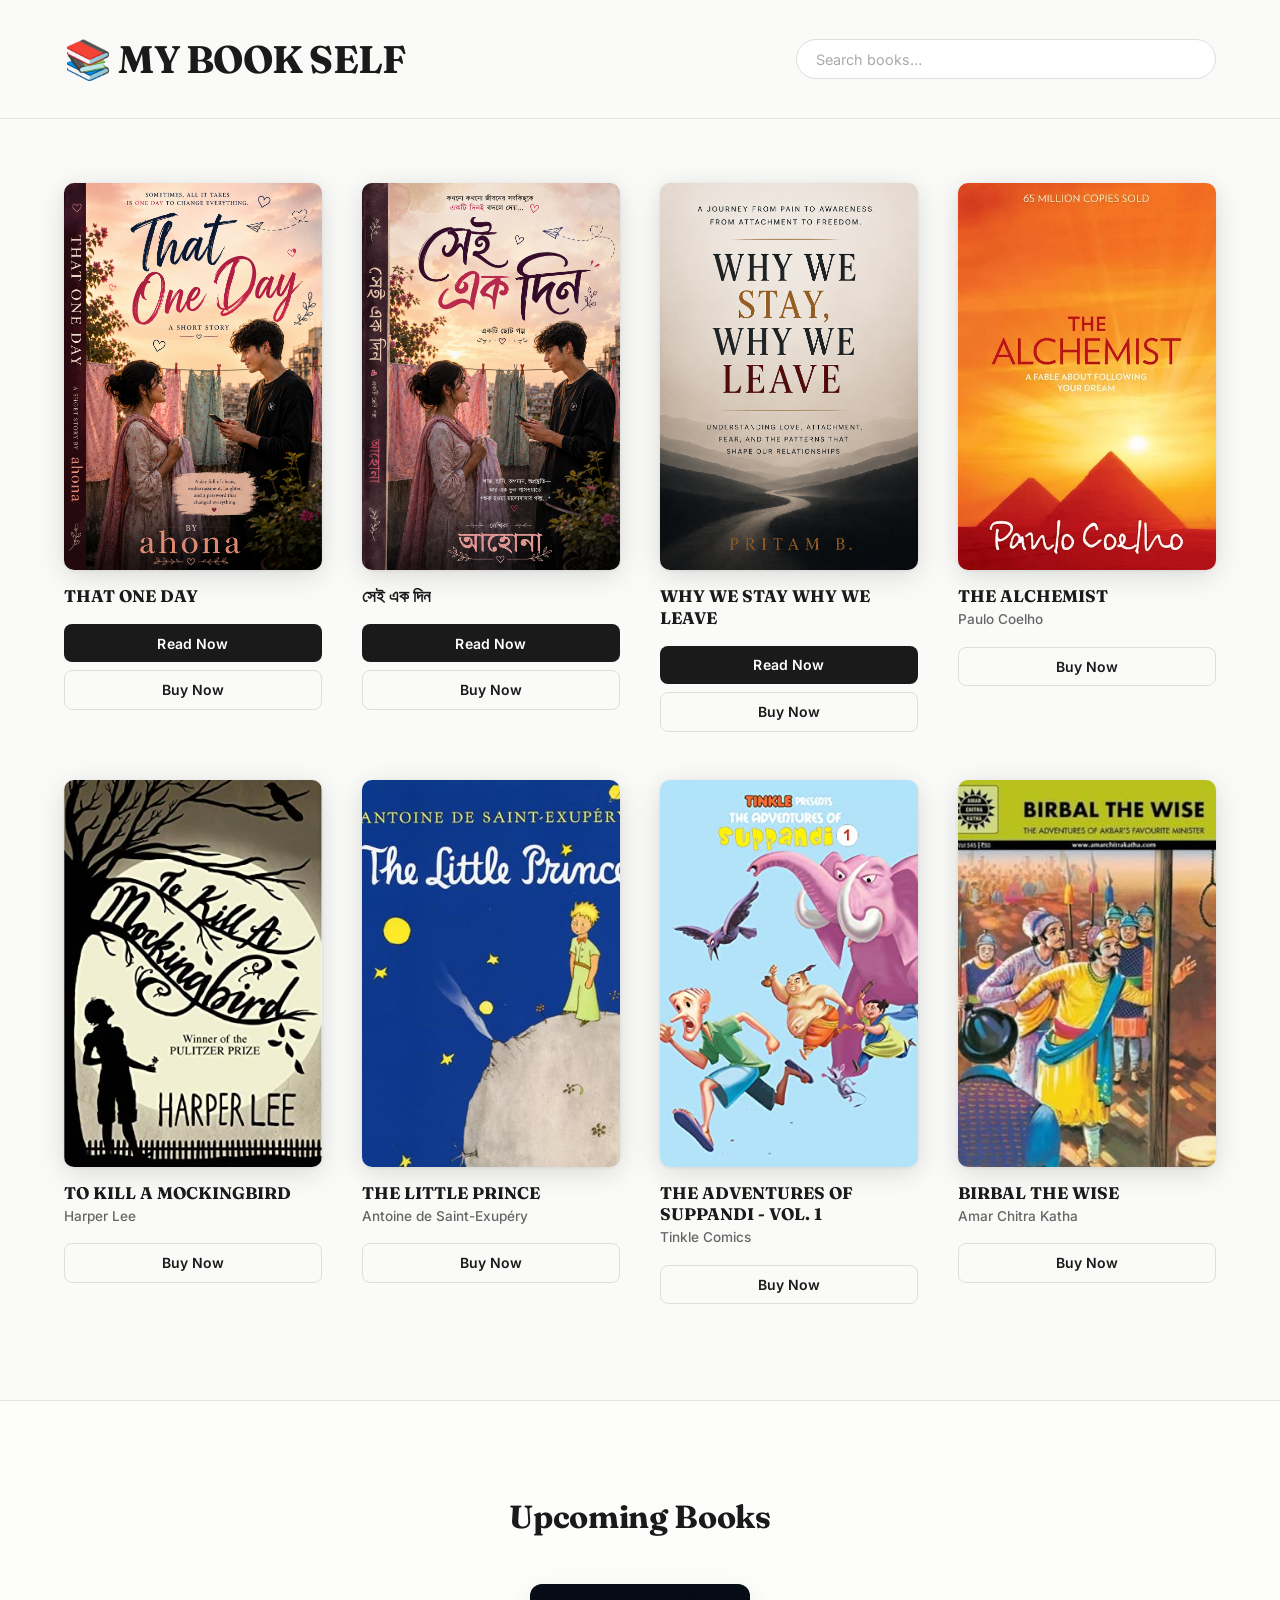
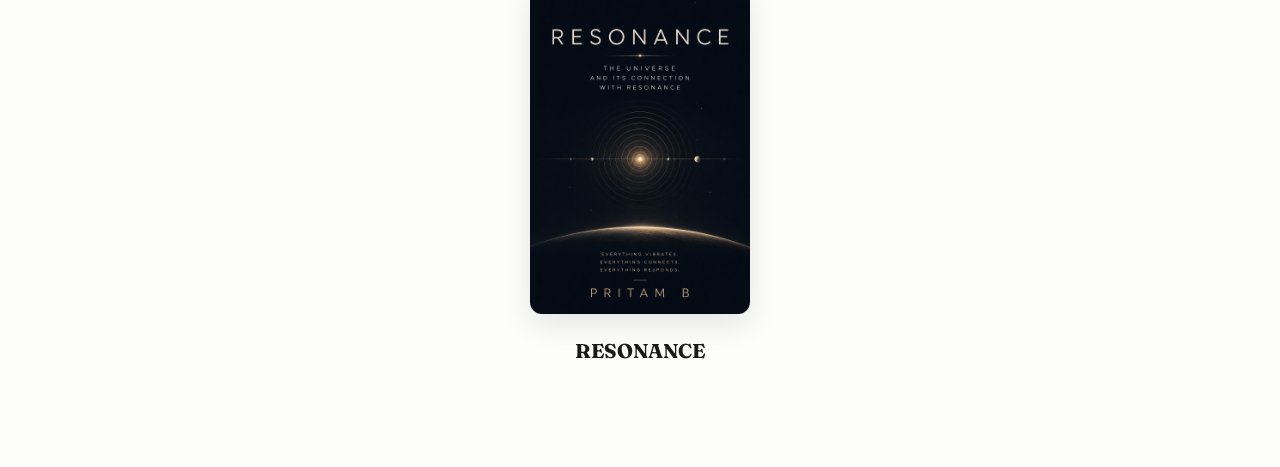
<file: index.html>
<!DOCTYPE html>
<html lang="en">
<head>
    <meta charset="UTF-8">
    <meta name="viewport" content="width=device-width, initial-scale=1.0">
    <title>📚 MY BOOK SELF</title>
    <meta name="description" content="My personal book collection.">
    <link rel="preconnect" href="https://fonts.googleapis.com">
    <link rel="preconnect" href="https://fonts.gstatic.com" crossorigin>
    <link href="https://fonts.googleapis.com/css2?family=Fraunces:ital,wght@0,700;1,700&family=Inter:wght@400;500;600&display=swap" rel="stylesheet">
    <link rel="stylesheet" href="style.css">
</head>
<body>

    <header>
        <h1>📚 MY BOOK SELF</h1>
        <div class="search">
            <input type="text" id="searchInput" placeholder="Search books…" autocomplete="off">
        </div>
    </header>

    <main id="bookGrid"></main>

    <section class="upcoming-section">
        <h2 class="section-title">Upcoming Books</h2>
        <div class="upcoming-grid">
            <!-- Book 1 -->
            <div class="upcoming-card">
                <div class="upcoming-cover">
                    <img src="resonance.png" alt="Resonance Book Cover">
                </div>
                <h3 class="upcoming-title">RESONANCE</h3>
            </div>
        </div>
    </section>

    <div id="emptyState" class="empty" style="display:none;">
        <p>No books found.</p>
    </div>

    <script src="script.js"></script>
</body>
</html>
</file>
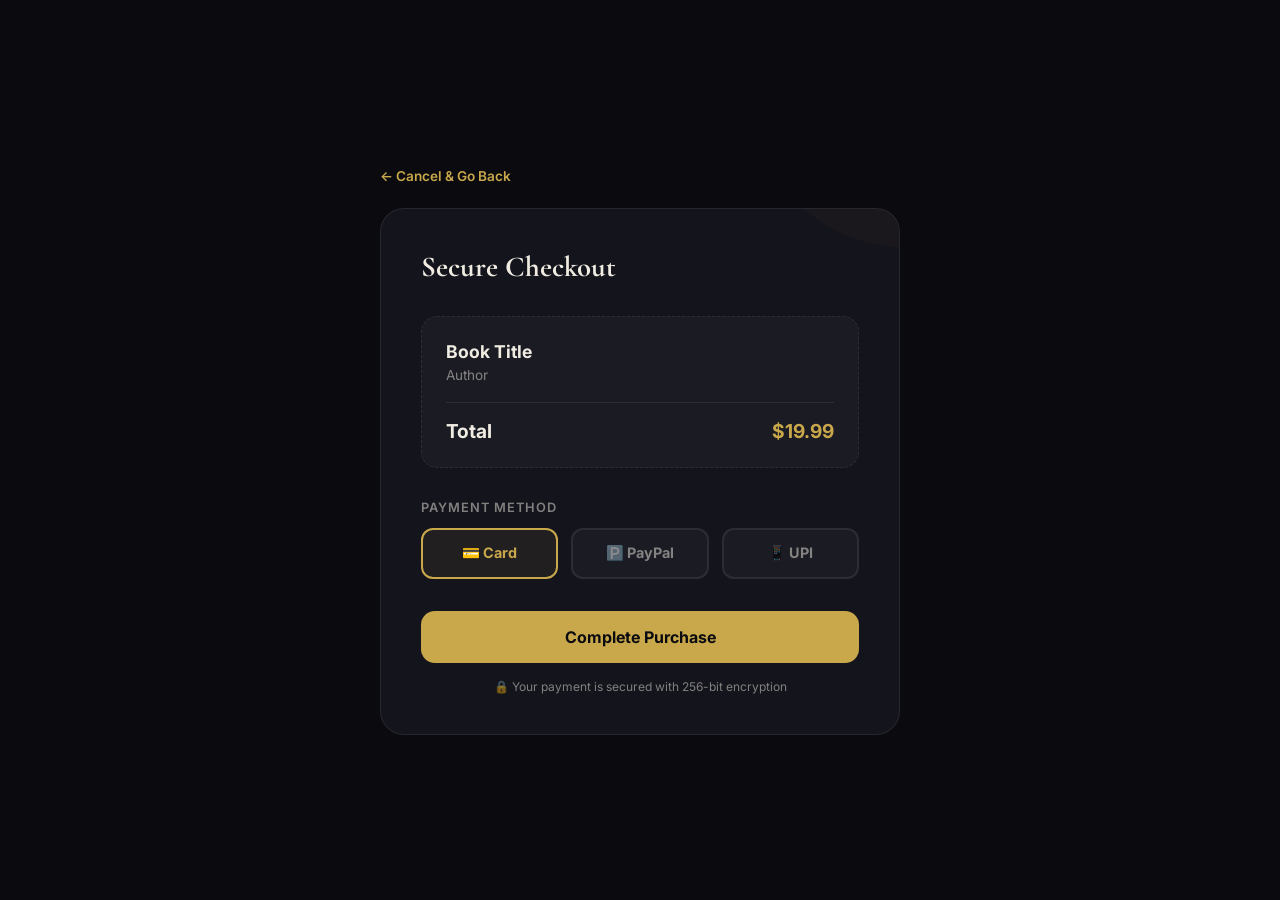
<file: checkout.html>
<!DOCTYPE html>
<html lang="en">
<head>
    <meta charset="UTF-8">
    <meta name="viewport" content="width=device-width, initial-scale=1.0">
    <title>Checkout | MY BOOK SELF</title>
    <link rel="preconnect" href="https://fonts.googleapis.com">
    <link href="https://fonts.googleapis.com/css2?family=Cormorant+Garamond:wght@600;700&family=Inter:wght@400;500;600;700&display=swap" rel="stylesheet">
    <style>
        :root {
            --bg: #0a0a0f; --surface: #14141c; --border: rgba(255,255,255,0.08);
            --accent: #c9a84c; --accent-glow: rgba(201,168,76,0.25);
            --text: #f0ece2; --text-dim: rgba(240,236,226,0.5);
            --danger: #e74c5e; --success: #4ade80;
        }
        * { margin: 0; padding: 0; box-sizing: border-box; }
        body {
            font-family: 'Inter', system-ui, sans-serif;
            background: var(--bg); color: var(--text);
            min-height: 100vh; display: flex; align-items: center; justify-content: center;
            padding: 2rem;
        }
        .checkout-wrap { width: 100%; max-width: 520px; }
        .back-link {
            display: inline-flex; align-items: center; gap: 0.4rem;
            color: var(--accent); text-decoration: none; font-weight: 600;
            font-size: 0.85rem; margin-bottom: 1.5rem; transition: opacity 0.2s;
        }
        .back-link:hover { opacity: 0.7; }
        .checkout-card {
            background: var(--surface); border: 1px solid var(--border);
            border-radius: 24px; padding: 2.5rem; position: relative; overflow: hidden;
        }
        .checkout-card::before {
            content: ''; position: absolute; top: -50%; right: -30%;
            width: 300px; height: 300px; border-radius: 50%;
            background: var(--accent); opacity: 0.03; pointer-events: none;
        }
        .checkout-title {
            font-family: 'Cormorant Garamond', serif; font-size: 1.8rem;
            font-weight: 700; margin-bottom: 2rem;
        }
        .order-box {
            background: rgba(255,255,255,0.03); border: 1px dashed var(--border);
            border-radius: 16px; padding: 1.5rem; margin-bottom: 2rem;
        }
        .order-book { font-weight: 700; font-size: 1.1rem; margin-bottom: 0.3rem; }
        .order-author { color: var(--text-dim); font-size: 0.85rem; margin-bottom: 1.2rem; }
        .order-total {
            display: flex; justify-content: space-between; align-items: center;
            border-top: 1px solid var(--border); padding-top: 1rem;
            font-weight: 700; font-size: 1.2rem;
        }
        .order-total .price { color: var(--accent); }
        .payment-label { font-weight: 600; color: var(--text-dim); font-size: 0.8rem;
            text-transform: uppercase; letter-spacing: 1px; margin-bottom: 0.8rem; }
        .pay-options { display: flex; gap: 0.8rem; margin-bottom: 2rem; }
        .pay-opt {
            flex: 1; padding: 0.9rem; text-align: center; font-weight: 700;
            border-radius: 12px; cursor: pointer; transition: all 0.2s;
            font-size: 0.9rem; border: 2px solid var(--border);
            background: rgba(255,255,255,0.03); color: var(--text-dim);
        }
        .pay-opt.selected { border-color: var(--accent); color: var(--accent); background: rgba(201,168,76,0.08); }
        .pay-opt:hover { border-color: rgba(255,255,255,0.2); }
        .pay-btn {
            width: 100%; padding: 1rem; border: none; border-radius: 14px;
            background: var(--accent); color: var(--bg); font-weight: 700;
            font-size: 1rem; cursor: pointer; transition: all 0.3s;
            font-family: inherit;
        }
        .pay-btn:hover { box-shadow: 0 10px 30px var(--accent-glow); transform: translateY(-2px); }
        .secure-note {
            text-align: center; margin-top: 1rem; font-size: 0.75rem;
            color: var(--text-dim);
        }
        @media (max-width: 480px) {
            body { padding: 1rem; }
            .checkout-card { padding: 1.5rem; border-radius: 18px; }
        }
    </style>
</head>
<body>
    <div class="checkout-wrap">
        <a href="index.html" class="back-link">← Cancel & Go Back</a>
        <div class="checkout-card">
            <h1 class="checkout-title">Secure Checkout</h1>
            <div class="order-box">
                <p class="order-book" id="bookTitle">Book Title</p>
                <p class="order-author" id="bookAuthor">Author</p>
                <div class="order-total">
                    <span>Total</span>
                    <span class="price">$19.99</span>
                </div>
            </div>
            <p class="payment-label">Payment Method</p>
            <div class="pay-options">
                <div class="pay-opt selected" onclick="selectPay(this)">💳 Card</div>
                <div class="pay-opt" onclick="selectPay(this)">🅿️ PayPal</div>
                <div class="pay-opt" onclick="selectPay(this)">📱 UPI</div>
            </div>
            <button class="pay-btn" onclick="completePurchase()">Complete Purchase</button>
            <p class="secure-note">🔒 Your payment is secured with 256-bit encryption</p>
        </div>
    </div>
    <script>
        const params = new URLSearchParams(window.location.search);
        if (params.get('title')) document.getElementById('bookTitle').textContent = decodeURIComponent(params.get('title'));
        if (params.get('author')) document.getElementById('bookAuthor').textContent = decodeURIComponent(params.get('author'));
        function selectPay(el) {
            document.querySelectorAll('.pay-opt').forEach(o => o.classList.remove('selected'));
            el.classList.add('selected');
        }
        function completePurchase() {
            alert('Thank you for your purchase! 🎉');
            window.location.href = 'index.html';
        }
    </script>
</body>
</html>
</file>
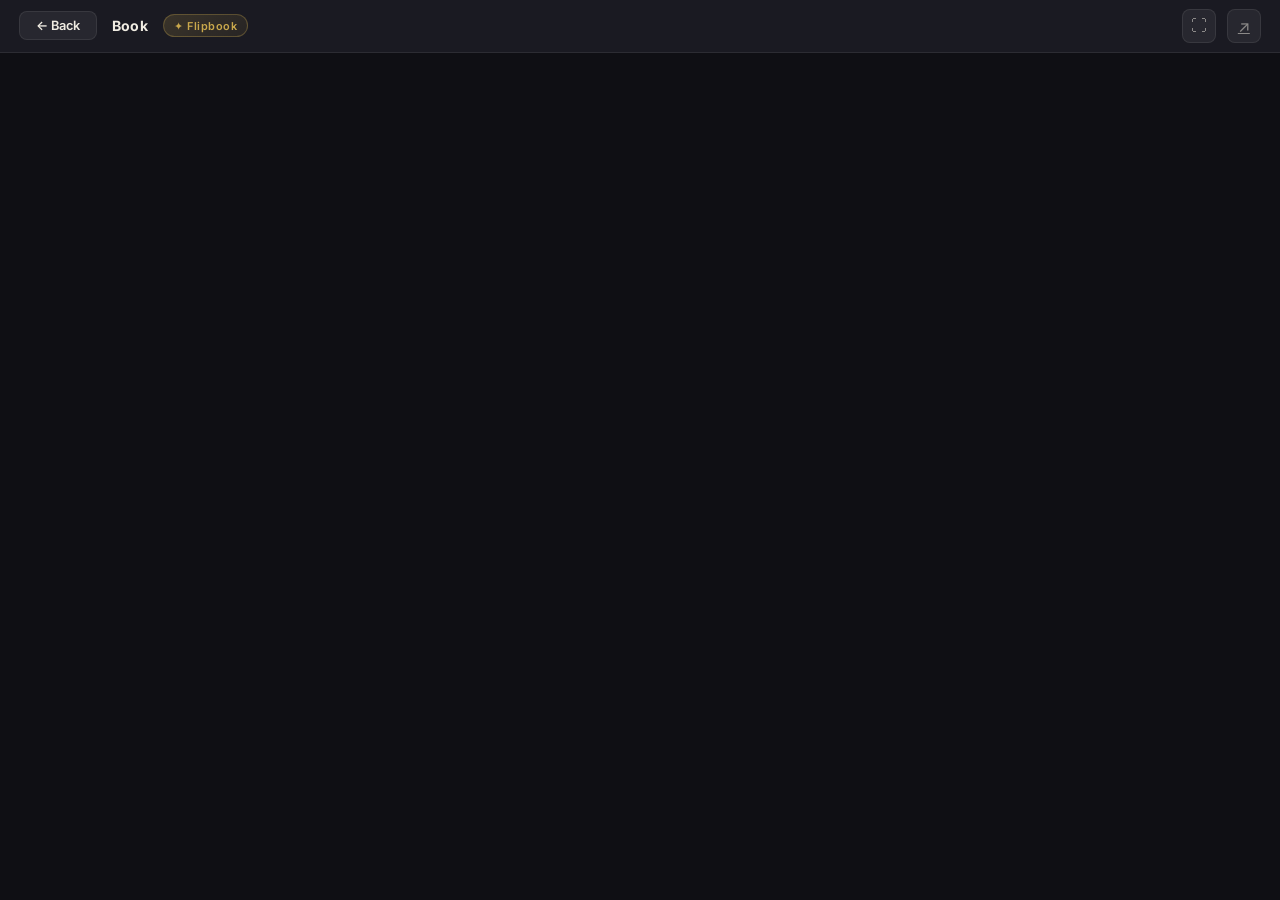
<file: reader.html>
<!DOCTYPE html>
<html lang="en">
<head>
    <meta charset="UTF-8">
    <meta name="viewport" content="width=device-width, initial-scale=1.0, maximum-scale=1.0, user-scalable=no">
    <title>Reader | MY BOOK SELF</title>
    <link rel="preconnect" href="https://fonts.googleapis.com">
    <link href="https://fonts.googleapis.com/css2?family=Inter:wght@400;500;600;700&display=swap" rel="stylesheet">
    <style>
        * { margin: 0; padding: 0; box-sizing: border-box; }
        :root {
            --bg: #0f0f14;
            --surface: #1a1a22;
            --border: rgba(255,255,255,0.08);
            --accent: #c9a84c;
            --accent-glow: rgba(201,168,76,0.25);
            --text: #f0ece2;
            --text-dim: rgba(240,236,226,0.5);
        }

        html, body {
            height: 100%; width: 100%;
            overflow: hidden;
            font-family: 'Inter', system-ui, sans-serif;
            background: var(--bg);
            color: var(--text);
        }

        /* ── Layout ── */
        .app-shell {
            display: flex;
            flex-direction: column;
            height: 100vh;
            width: 100vw;
        }

        /* ── Top Bar ── */
        .topbar {
            display: flex;
            align-items: center;
            justify-content: space-between;
            padding: 0.55rem 1.2rem;
            background: var(--surface);
            border-bottom: 1px solid var(--border);
            z-index: 50;
            flex-shrink: 0;
            gap: 1rem;
        }
        .topbar-left { display: flex; align-items: center; gap: 0.9rem; }
        .back-btn {
            background: rgba(255,255,255,0.06);
            border: 1px solid var(--border);
            color: var(--text);
            padding: 0.38rem 1rem;
            border-radius: 8px;
            cursor: pointer;
            font-size: 0.8rem;
            font-weight: 600;
            transition: border-color 0.2s, color 0.2s;
            text-decoration: none;
            font-family: inherit;
            white-space: nowrap;
        }
        .back-btn:hover { border-color: var(--accent); color: var(--accent); }

        .topbar-title {
            font-weight: 700;
            font-size: 0.88rem;
            letter-spacing: 0.4px;
            white-space: nowrap;
            overflow: hidden;
            text-overflow: ellipsis;
            max-width: 280px;
        }
        .topbar-badge {
            font-size: 0.68rem;
            font-weight: 600;
            padding: 0.22rem 0.65rem;
            border-radius: 20px;
            background: linear-gradient(135deg, rgba(201,168,76,0.18), rgba(201,168,76,0.08));
            border: 1px solid rgba(201,168,76,0.3);
            color: var(--accent);
            letter-spacing: 0.5px;
            white-space: nowrap;
        }
        .topbar-right { display: flex; align-items: center; gap: 0.65rem; flex-shrink: 0; }

        .tool-btn {
            background: rgba(255,255,255,0.06);
            border: 1px solid var(--border);
            color: var(--text-dim);
            width: 34px; height: 34px;
            border-radius: 8px;
            cursor: pointer;
            font-size: 1rem;
            display: flex; align-items: center; justify-content: center;
            transition: color 0.2s, border-color 0.2s, background 0.2s;
        }
        .tool-btn:hover { color: var(--accent); border-color: var(--accent); }
        .tool-btn.active {
            background: var(--accent);
            color: var(--bg);
            border-color: var(--accent);
        }

        /* ── Flipbook Frame ── */
        .flipbook-stage {
            flex: 1;
            position: relative;
            background: var(--bg);
            overflow: hidden;
        }

        #flipbookFrame {
            position: absolute;
            inset: 0;
            width: 100%;
            height: 100%;
            border: none;
            display: block;
        }

        /* ── Loading Splash ── */
        .frame-loader {
            position: absolute;
            inset: 0;
            display: flex;
            flex-direction: column;
            align-items: center;
            justify-content: center;
            gap: 1.4rem;
            background: var(--bg);
            z-index: 10;
            transition: opacity 0.5s ease;
        }
        .frame-loader.hidden { opacity: 0; pointer-events: none; }

        .loader-book {
            font-size: 3.5rem;
            animation: float 2s ease-in-out infinite;
        }
        @keyframes float {
            0%, 100% { transform: translateY(0px); }
            50% { transform: translateY(-10px); }
        }

        .loader-ring {
            width: 44px; height: 44px;
            border: 3px solid var(--border);
            border-top-color: var(--accent);
            border-radius: 50%;
            animation: spin 0.75s linear infinite;
        }
        @keyframes spin { to { transform: rotate(360deg); } }

        .loader-text {
            color: var(--text-dim);
            font-size: 0.88rem;
            font-weight: 500;
            letter-spacing: 0.3px;
        }
        .loader-subtext {
            color: rgba(240,236,226,0.3);
            font-size: 0.72rem;
            margin-top: -0.8rem;
        }

        /* ── Fallback Banner ── */
        .fallback-banner {
            display: none;
            position: absolute;
            inset: 0;
            flex-direction: column;
            align-items: center;
            justify-content: center;
            gap: 1.2rem;
            background: var(--bg);
            z-index: 20;
            padding: 2rem;
            text-align: center;
        }
        .fallback-banner.show { display: flex; }
        .fallback-banner h3 { font-size: 1.1rem; color: var(--text); }
        .fallback-banner p { color: var(--text-dim); font-size: 0.85rem; line-height: 1.6; max-width: 360px; }
        .open-external-btn {
            display: inline-flex; align-items: center; gap: 0.5rem;
            padding: 0.7rem 1.6rem;
            background: linear-gradient(135deg, var(--accent), #e8c46a);
            color: #0f0f14;
            border: none; border-radius: 10px;
            font-weight: 700; font-size: 0.85rem;
            cursor: pointer; text-decoration: none;
            font-family: inherit;
            transition: opacity 0.2s, transform 0.2s;
        }
        .open-external-btn:hover { opacity: 0.9; transform: translateY(-1px); }

        /* ── Mobile ── */
        @media (max-width: 480px) {
            .topbar { padding: 0.45rem 0.8rem; gap: 0.6rem; }
            .topbar-title { font-size: 0.78rem; max-width: 160px; }
            .topbar-badge { display: none; }
            .tool-btn { width: 30px; height: 30px; font-size: 0.85rem; }
        }
    </style>
</head>
<body>

<div class="app-shell">

    <!-- Top Bar -->
    <div class="topbar">
        <div class="topbar-left">
            <a href="index.html" class="back-btn" id="backBtn">← Back</a>
            <span class="topbar-title" id="topbarTitle">Book</span>
            <span class="topbar-badge">✦ Flipbook</span>
        </div>
        <div class="topbar-right">
            <button class="tool-btn" id="fullscreenBtn" title="Fullscreen">⛶</button>
            <a class="tool-btn" id="externalBtn" title="Open in new tab" target="_blank" rel="noopener">↗</a>
        </div>
    </div>

    <!-- Flipbook Stage -->
    <div class="flipbook-stage" id="flipbookStage">

        <!-- Loading Splash -->
        <div class="frame-loader" id="frameLoader">
            <div class="loader-book">📖</div>
            <div class="loader-ring"></div>
            <p class="loader-text">Opening your flipbook…</p>
            <p class="loader-subtext">Powered by HeyZine</p>
        </div>

        <!-- Fallback (shown if iframe blocked) -->
        <div class="fallback-banner" id="fallbackBanner">
            <div style="font-size:2.5rem">📚</div>
            <h3>Open Flipbook</h3>
            <p>Your browser has blocked the embedded flipbook. Click below to read it in a new tab for the best experience.</p>
            <a class="open-external-btn" id="fallbackLink" href="#" target="_blank" rel="noopener">
                🔗 Open Flipbook
            </a>
        </div>

        <!-- HeyZine iframe -->
        <iframe
            id="flipbookFrame"
            title="Book Flipbook"
            allowfullscreen
            allow="fullscreen; clipboard-write"
            loading="eager"
        ></iframe>

    </div>
</div>

<script>
    // ── Read URL params ──
    const params = new URLSearchParams(window.location.search);
    const title   = decodeURIComponent(params.get('title')  || 'Book');
    const author  = decodeURIComponent(params.get('author') || '');
    const flipUrl = decodeURIComponent(params.get('flip')   || 'https://heyzine.com/flip-book/05d20dcb10.html');

    // ── Populate topbar ──
    document.getElementById('topbarTitle').textContent = title + (author ? ` — ${author}` : '');
    document.title = `${title} | MY BOOK SELF`;

    // ── Set external link ──
    document.getElementById('externalBtn').href = flipUrl;
    document.getElementById('fallbackLink').href = flipUrl;

    // ── Load iframe ──
    const frame  = document.getElementById('flipbookFrame');
    const loader = document.getElementById('frameLoader');
    const fallback = document.getElementById('fallbackBanner');

    frame.src = flipUrl;

    // Hide loader when frame loads
    frame.addEventListener('load', () => {
        setTimeout(() => loader.classList.add('hidden'), 600);
    });

    // Safety timeout — if frame didn't fire load in 12s, show fallback hint
    const safetyTimer = setTimeout(() => {
        // Only show fallback if loader is still visible
        if (!loader.classList.contains('hidden')) {
            loader.classList.add('hidden');
            fallback.classList.add('show');
        }
    }, 12000);

    frame.addEventListener('load', () => clearTimeout(safetyTimer));

    // ── Fullscreen ──
    document.getElementById('fullscreenBtn').addEventListener('click', () => {
        const stage = document.getElementById('flipbookStage');
        if (!document.fullscreenElement) {
            (stage.requestFullscreen || stage.webkitRequestFullscreen).call(stage);
        } else {
            (document.exitFullscreen || document.webkitExitFullscreen).call(document);
        }
    });

    document.addEventListener('fullscreenchange', () => {
        const btn = document.getElementById('fullscreenBtn');
        btn.classList.toggle('active', !!document.fullscreenElement);
        btn.title = document.fullscreenElement ? 'Exit Fullscreen' : 'Fullscreen';
    });

    // ── Keyboard shortcuts ──
    document.addEventListener('keydown', (e) => {
        if (e.key === 'Escape' && !document.fullscreenElement) {
            window.location.href = 'index.html';
        }
        if (e.key === 'F11') {
            e.preventDefault();
            document.getElementById('fullscreenBtn').click();
        }
    });
</script>

</body>
</html>
</file>
<file: style.css>
@import url('https://fonts.googleapis.com/css2?family=Fraunces:ital,wght@0,700;1,700&family=Inter:wght@400;500;600&display=swap');

*, *::before, *::after {
    margin: 0; padding: 0; box-sizing: border-box;
}

html { font-size: 16px; scroll-behavior: smooth; }

body {
    font-family: 'Inter', system-ui, sans-serif;
    background: #fafaf8;
    color: #1a1a1a;
    min-height: 100vh;
    -webkit-font-smoothing: antialiased;
}

/* ── Header ── */
header {
    display: flex;
    align-items: center;
    justify-content: space-between;
    gap: 2rem;
    padding: 2.2rem 5vw;
    border-bottom: 1px solid #e8e6e0;
    background: #fafaf8;
    position: sticky;
    top: 0;
    z-index: 100;
}

header h1 {
    font-family: 'Fraunces', Georgia, serif;
    font-size: clamp(1.6rem, 3.5vw, 2.4rem);
    font-weight: 700;
    color: #1a1a1a;
    white-space: nowrap;
    letter-spacing: -0.02em;
}

/* ── Search ── */
.search {
    flex: 1;
    max-width: 420px;
    margin-left: auto;
}

.search input {
    width: 100%;
    padding: 0.65rem 1.2rem;
    border: 1.5px solid #ddd;
    border-radius: 50px;
    font-size: 0.9rem;
    font-family: 'Inter', sans-serif;
    background: #fff;
    color: #1a1a1a;
    outline: none;
    transition: border-color 0.2s, box-shadow 0.2s;
}
.search input::placeholder { color: #aaa; }
.search input:focus {
    border-color: #1a1a1a;
    box-shadow: 0 0 0 3px rgba(26,26,26,0.07);
}

/* ── Book Grid ── */
main {
    display: grid;
    grid-template-columns: repeat(auto-fill, minmax(220px, 1fr));
    gap: 3rem 2.5rem;
    padding: 4rem 5vw 6rem;
    max-width: 1400px;
    margin: 0 auto;
}

/* ── Book Card ── */
.book-card {
    display: flex;
    flex-direction: column;
    align-items: flex-start;
    animation: fadeUp 0.4s ease both;
}

@keyframes fadeUp {
    from { opacity: 0; transform: translateY(18px); }
    to   { opacity: 1; transform: translateY(0); }
}

/* ── Book Cover ── */
.book-cover {
    width: 100%;
    aspect-ratio: 2 / 3;
    border-radius: 10px;
    overflow: hidden;
    margin-bottom: 1rem;
    background: #ececec;
    box-shadow: 0 6px 28px rgba(0,0,0,0.13), 0 1px 4px rgba(0,0,0,0.07);
    transition: transform 0.3s ease, box-shadow 0.3s ease;
}
.book-card:hover .book-cover {
    transform: translateY(-4px);
    box-shadow: 0 14px 40px rgba(0,0,0,0.18), 0 2px 6px rgba(0,0,0,0.08);
}
.book-cover img {
    width: 100%; height: 100%;
    object-fit: cover; display: block;
    transition: transform 0.4s ease;
}
.book-card:hover .book-cover img { transform: scale(1.03); }

/* ── Book Title ── */
.book-title {
    font-family: 'Fraunces', Georgia, serif;
    font-size: 1.05rem;
    font-weight: 700;
    color: #1a1a1a;
    line-height: 1.3;
    margin-bottom: 1rem;
    display: -webkit-box;
    -webkit-line-clamp: 2;
    -webkit-box-orient: vertical;
    overflow: hidden;
}

.book-author {
    font-size: 0.85rem;
    color: #666;
    margin-top: -0.8rem;
    margin-bottom: 1.2rem;
    font-weight: 500;
}

/* ── Buttons ── */
.btn-read,
.btn-buy {
    display: block;
    width: 100%;
    padding: 0.65rem 1rem;
    border-radius: 8px;
    font-size: 0.875rem;
    font-weight: 600;
    font-family: 'Inter', sans-serif;
    cursor: pointer;
    border: none;
    text-align: center;
    transition: all 0.2s ease;
    letter-spacing: 0.01em;
}
.btn-read {
    background: #1a1a1a;
    color: #fff;
    margin-bottom: 0.5rem;
}
.btn-read:hover {
    background: #333;
    transform: translateY(-1px);
}
.btn-buy {
    background: transparent;
    color: #1a1a1a;
    border: 1.5px solid #ddd !important;
}
.btn-buy:hover {
    border-color: #1a1a1a !important;
    background: #f2f2f0;
}

/* ── Empty State ── */
.empty {
    text-align: center;
    padding: 6rem 2rem;
    color: #999;
    font-size: 1rem;
}

/* ── Upcoming Section ── */
.upcoming-section {
    padding: 6rem 5vw;
    background: #fdfdfc;
    border-top: 1px solid #e8e6e0;
}

.section-title {
    font-family: 'Fraunces', Georgia, serif;
    font-size: 2rem;
    font-weight: 700;
    color: #1a1a1a;
    margin-bottom: 3rem;
    text-align: center;
    letter-spacing: -0.01em;
}

.upcoming-grid {
    display: grid;
    grid-template-columns: repeat(auto-fit, minmax(280px, 1fr));
    gap: 4rem;
    max-width: 1200px;
    margin: 0 auto;
}

.upcoming-card {
    position: relative;
    display: flex;
    flex-direction: column;
    align-items: center;
    text-align: center;
}

.upcoming-badge {
    position: absolute;
    top: -12px;
    background: #1a1a1a;
    color: white;
    padding: 0.4rem 1rem;
    border-radius: 50px;
    font-size: 0.75rem;
    font-weight: 600;
    z-index: 10;
    letter-spacing: 0.05em;
    text-transform: uppercase;
    box-shadow: 0 4px 12px rgba(0,0,0,0.15);
}

.upcoming-cover {
    width: 220px;
    aspect-ratio: 2 / 3;
    border-radius: 12px;
    overflow: hidden;
    margin-bottom: 1.5rem;
    background: #eee;
    box-shadow: 0 10px 30px rgba(0,0,0,0.1);
    transition: transform 0.4s cubic-bezier(0.175, 0.885, 0.32, 1.275);
}

.upcoming-card:hover .upcoming-cover {
    transform: scale(1.05) rotate(2deg);
}

.upcoming-cover img {
    width: 100%;
    height: 100%;
    object-fit: cover;
}

.upcoming-title {
    font-family: 'Fraunces', Georgia, serif;
    font-size: 1.25rem;
    font-weight: 700;
    color: #1a1a1a;
    margin-bottom: 0.5rem;
}

.upcoming-author {
    font-size: 0.9rem;
    color: #666;
    font-weight: 500;
}

/* ── Responsive ── */
@media (max-width: 768px) {
    header {
        padding: 1.5rem 1.2rem;
        gap: 1rem;
    }
    header h1 { font-size: 1.35rem; }
    .search { max-width: 100%; }
    main {
        grid-template-columns: repeat(2, 1fr);
        gap: 2rem 1rem;
        padding: 2.5rem 1.2rem 5rem;
    }
    .upcoming-grid {
        gap: 3rem 1.5rem;
        grid-template-columns: 1fr;
    }
    .section-title { font-size: 1.75rem; }
}

@media (max-width: 420px) {
    main { gap: 1.5rem 0.8rem; }
    .book-title { font-size: 1rem; }
}

/* ── Wide Screen ── */
@media (min-width: 1400px) {
    main {
        grid-template-columns: repeat(auto-fill, minmax(240px, 1fr));
        gap: 3.5rem 3rem;
        padding: 5rem 5vw 8rem;
    }
}
</file>
